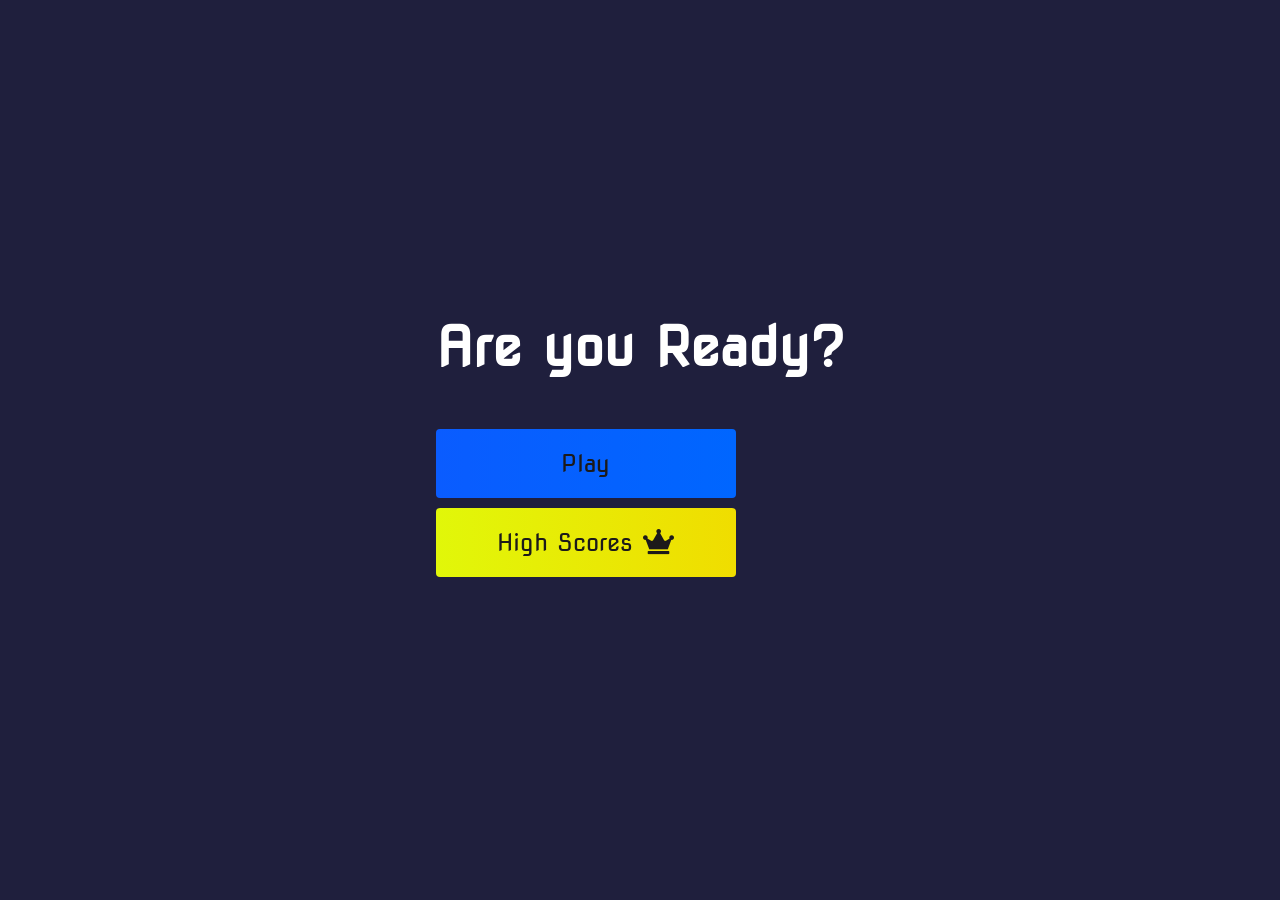
<file: index.html>
<!DOCTYPE html>
<html lang="en">
  <head>
    <meta charset="UTF-8" />
    <meta name="viewport" content="width=device-width, initial-scale=1.0" />
    <title>Home page</title>
    <link rel="stylesheet" href="style.css" />
    <link
      rel="stylesheet"
      href="https://use.fontawesome.com/releases/v5.13.1/css/all.css"
      integrity="sha384-xxzQGERXS00kBmZW/6qxqJPyxW3UR0BPsL4c8ILaIWXva5kFi7TxkIIaMiKtqV1Q"
      crossorigin="anonymous"
    />
  </head>
  <body>
    <div class="container"> 
      <div id="home" class="flex-column flex-center">
        <h1>Are you Ready?</h1>
        <a href="game.html" class="btn">Play</a>
        <a href="/highscores.html" id="highscore-btn" class="btn"
          >High Scores<i class="fas fa-crown"></i
        ></a>
      </div>
    </div>
  </body>
</html>
</file>
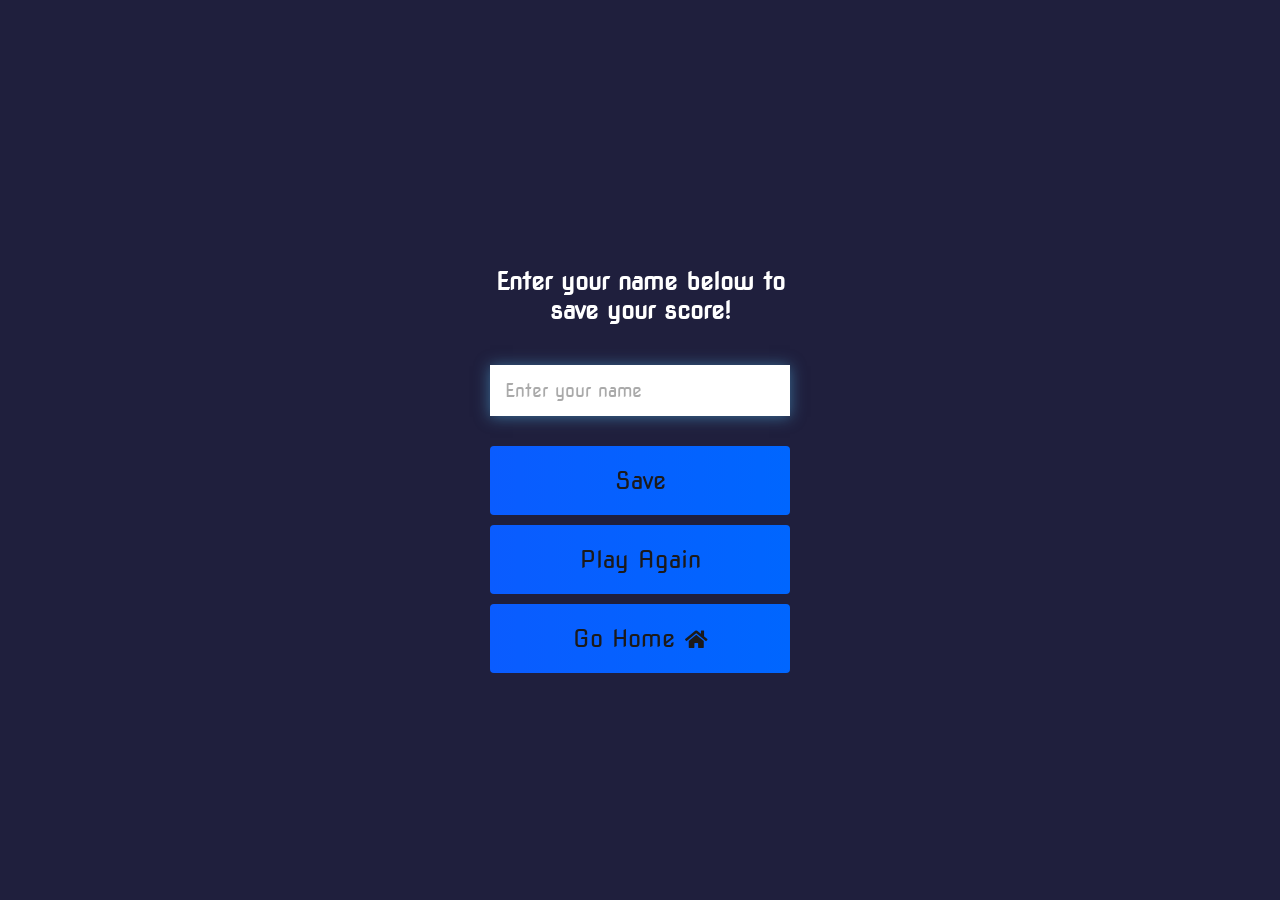
<file: end.html>
<!DOCTYPE html>
<html lang="en">
  <head>
    <meta charset="UTF-8" />
    <meta name="viewport" content="width=device-width, initial-scale=1.0" />
    <title>Document</title>
    <link rel="stylesheet" href="style.css" />
    <link
      rel="stylesheet"
      href="https://use.fontawesome.com/releases/v5.13.1/css/all.css"
      integrity="sha384-xxzQGERXS00kBmZW/6qxqJPyxW3UR0BPsL4c8ILaIWXva5kFi7TxkIIaMiKtqV1Q"
      crossorigin="anonymous"
    />
  </head>
  <body>
    <div class="container">
      <div id="end" class="flex-center flex-column">
        <h1 id="finalScore">0</h1>
        <form class="end-form-container">
          <h2 id="end-text">Enter your name below to save your score!</h2>
          <input
            type="text"
            name="name"
            id="username"
            placeholder="Enter your name"
          />
          <button
            class="btn"
            id="saveScoreBtn"
            type="submit"
            onclick="saveHighScore(event)"
            disabled
          >
            Save
          </button>
        </form>
        <a href="/game.html" class="btn">Play Again</a>
        <a href="/" class="btn">Go Home<i class="fas fa-home"></i></a>
      </div>
    </div>
    <script src="end.js"></script>
  </body>
</html>
</file>
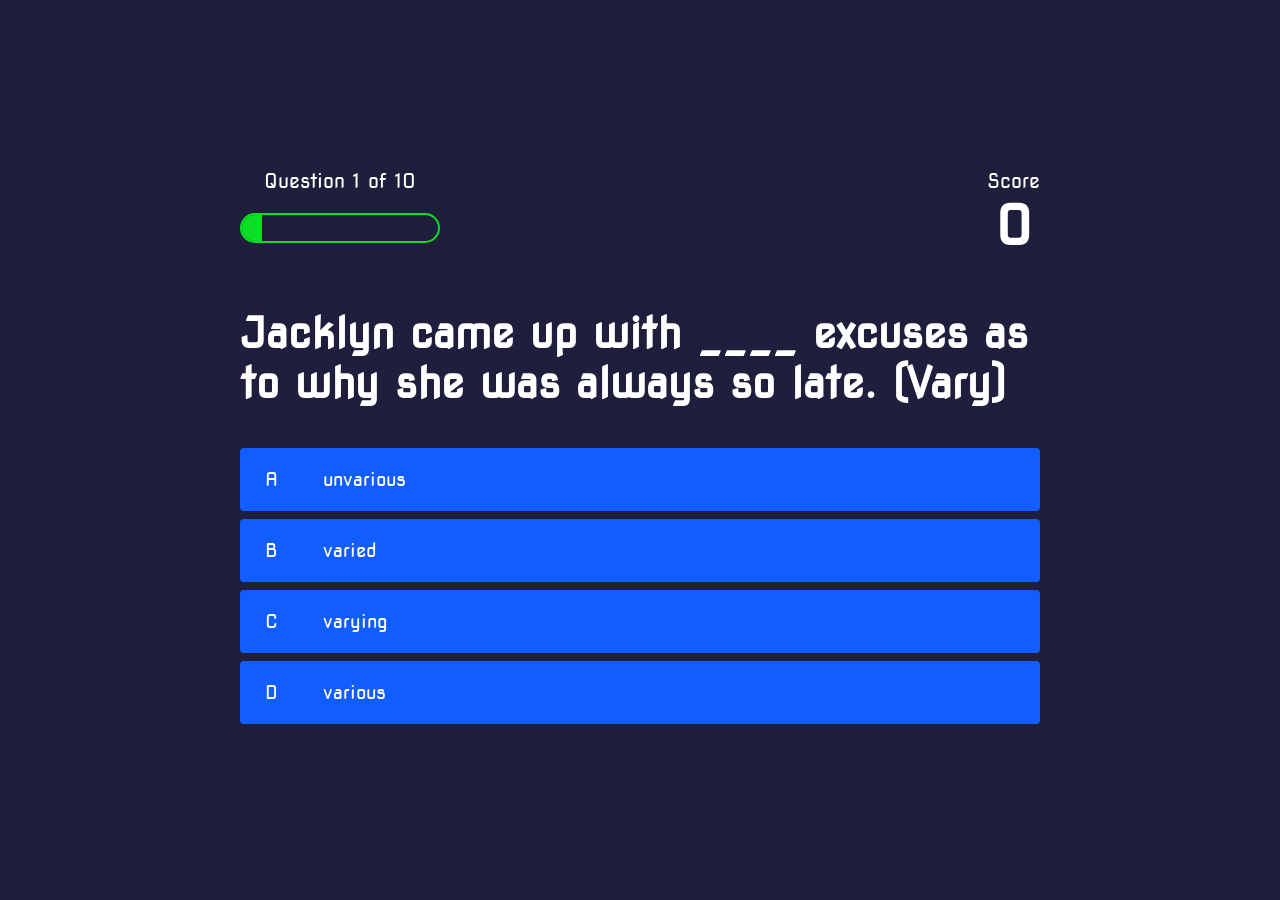
<file: game.html>
<!DOCTYPE html>
<html lang="en">
  <head>
    <meta charset="UTF-8" />
    <meta http-equiv="X-UA-Compatible" content="IE=edge" />
    <meta name="viewport" content="width=device-width, initial-scale=1.0" />
    <title>Quiz Page</title>
    <link rel="stylesheet" href="/style.css" />
    <link rel="stylesheet" href="/game.css" />
  </head>
  <body>
    <div class="container">
      <div id="game" class="justify-center flex-column">
        <div id="hud">
          <div class="hud-item">
            <p id="progressText" class="hud-prefix">Question</p>
            <div id="progressBar">
              <div id="progressBarFull"></div>
            </div>
          </div>
          <div class="hud-item">
            <p class="hud-prefix">Score</p>
            <h1 class="hud-main-text" id="score">0</h1>
          </div>
        </div>
        <h2 id="question">What is the answer to this question?</h2>
        <div class="choice-container">
          <p class="choice-prefix">A</p>
          <p class="choice-text" data-number="1">Choice</p>
        </div>
        <div class="choice-container">
          <p class="choice-prefix">B</p>
          <p class="choice-text" data-number="2">Choice 2</p>
        </div>
        <div class="choice-container">
          <p class="choice-prefix">C</p>
          <p class="choice-text" data-number="3">Choice 3</p>
        </div>
        <div class="choice-container">
          <p class="choice-prefix">D</p>
          <p class="choice-text" data-number="4">Choice 4</p>
        </div>
      </div>
    </div>
    <script src="game.js"></script>
  </body>
</html>
</file>
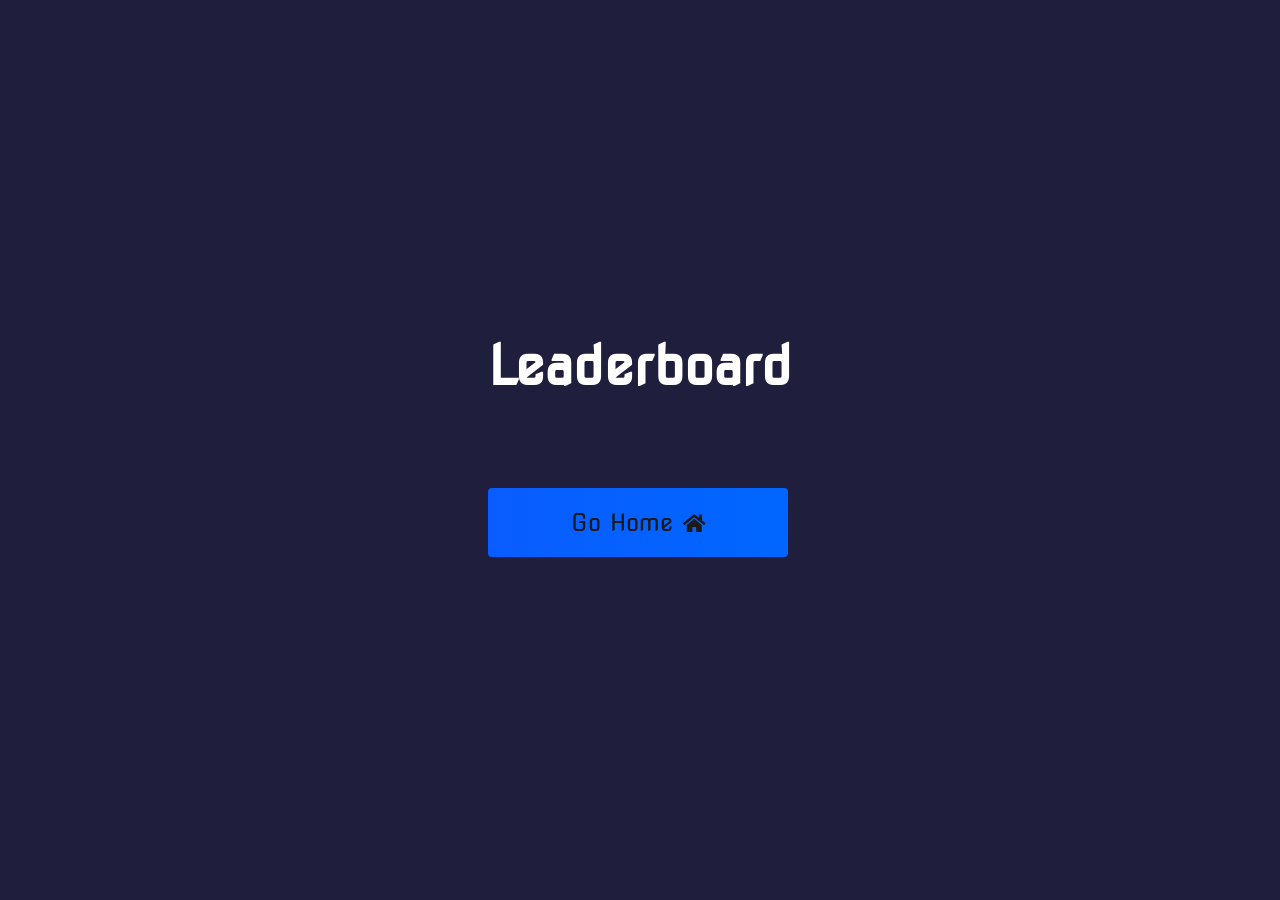
<file: highscores.html>
<!DOCTYPE html>
<html lang="en">
  <head>
    <meta charset="UTF-8" />
    <meta name="viewport" content="width=device-width, initial-scale=1.0" />
    <title>High Scores</title>
    <link rel="stylesheet" href="style.css" />
    <link rel="stylesheet" href="highscores.css" />
    <link
      rel="stylesheet"
      href="https://use.fontawesome.com/releases/v5.13.1/css/all.css"
      integrity="sha384-xxzQGERXS00kBmZW/6qxqJPyxW3UR0BPsL4c8ILaIWXva5kFi7TxkIIaMiKtqV1Q"
      crossorigin="anonymous"
    />
  </head>
  <body>
    <div class="container">
      <div id="highScores" class="flex-center flex-column">
        <h1 id="finalScore">Leaderboard</h1>
        <ul id="highScoresList"></ul>
        <a href="/" class="btn">Go Home<i class="fas fa-home"></i></a>
      </div>
    </div>
    <script src="highscores.js"></script>
  </body>
</html>
</file>
<file: style.css>
@import url("https://fonts.googleapis.com/css2?family=Nova+Square&display=swap");
:root {
  background-color: rgb(31, 31, 61);
}

* {
  box-sizing: border-box;
  margin: 0;
  padding: 0;
  font-size: 62.5%;
  font-family: "Nova Square", cursive;
}
h1 {
  font-size: 5.4rem;
  color: white;
  margin-bottom: 5rem;
}
h2 {
  font-size: 4.2rem;
  margin-bottom: 4rem;
}

.container {
  width: 100vw;
  height: 100vh;
  display: flex;
  justify-content: center;
  align-items: center;
  max-width: 80rem;
  margin: 0 auto;
  padding: 2rem;
}
.flex-column {
  display: flex;
  flex-direction: column;
}

.flex-center {
  justify-content: center;
}

.justify-center {
  justify-content: center;
}

.text-center {
  text-align: center;
}

.hidden {
  display: none;
}

.btn {
  font-size: 2.4rem;
  padding: 2rem 0;
  width: 30rem;
  text-align: center;
  margin-bottom: 1rem;
  text-decoration: none;
  color: rgb(28, 26, 26);
  background: linear-gradient(
    90deg,
    rgb(10, 92, 255) 0%,
    rgb(0, 102, 255) 100%
  );
  border-radius: 4px;
}

.btn:hover {
  cursor: pointer;
  box-shadow: 0 0.4rem 1.4rem 0 rgba(8, 114, 244, 0.6);
  transition: transform 150ms;
  transform: scale(1.03);
}

.btn[disabled]:hover {
  cursor: not-allowed;
  box-shadow: none;
  transform: none;
}

#highscore-btn {
  background: linear-gradient(
    90deg,
    rgb(225, 247, 9) 0%,
    rgb(240, 221, 0) 100%
  );
}

#highscore-btn:hover {
  box-shadow: 0 0.4rem 1.4rem 0 rgba(255, 255, 0, 0.5);
}

.fa-crown {
  font-size: 2.5rem;
  margin-left: 1rem;
}

/* End page CSS */
.end-form-container {
  width: 100%;
  display: flex;
  flex-direction: column;
  align-items: center;
  max-width: 30rem;
}

input {
  margin-bottom: 1rem;
  width: 20rem;
  padding: 1.5rem;
  font-size: 1.8rem;
  border: none;
  box-shadow: 0 0.1rem 1.4rem 0 rgb(86, 185, 235, 0.5);
}

input::placeholder {
  color: #aaa;
}

#username {
  margin-bottom: 3rem;
  width: 100%;
  outline: none;
}

#end-text {
  font-size: 2.4rem;
  color: #fff;
  text-align: center;
}

#saveScoreBtn {
  border: none;
}

.fa-home {
  margin-left: 1rem;
  font-size: 2rem;
  color: rgb(28, 26, 26);
}
</file>
<file: game.css>
body {
  color: #fff;
}

.choice-container {
  display: flex;
  margin-bottom: 0.8rem;
  width: 100%;
  border-radius: 4px;
  background: rgb(18, 93, 255);
  font-size: 3rem;
  min-width: 80rem;
}

.choice-container:hover {
  cursor: pointer;
  box-shadow: 0 0.4rem 1.4rem 0 rgba(6, 103, 247, 0.5);
  transform: scale(1.02);
  transform: transform 100ms;
}

.choice-prefix {
  padding: 2rem 2.5rem;
  color: white;
}

.choice-text {
  padding: 2rem;
  width: 100%;
}

.correct {
  background: linear-gradient(
    32deg,
    rgba(11, 223, 36) 0%,
    rgb(41, 232, 111) 100%
  );
}

.incorrect {
  background: linear-gradient(
    32deg,
    rgba(230, 29, 29, 1) 0%,
    rgb(224, 11, 11, 1) 100%
  );
}

/* Heads up Display */
#hud {
  display: flex;
  justify-content: space-between;
}

.hud-prefix {
  text-align: center;
  font-size: 2rem;
}

.hud-main-text {
  text-align: center;
}

#progressBar {
  width: 20rem;
  height: 3rem;
  border: 0.2rem solid rgb(11, 223, 36);
  margin-top: 2rem;
  border-radius: 50px;
  overflow: hidden;
}

#progressBarFull {
  height: 100%;
  background: rgb(11, 223, 36);
  width: 0%;
}

@media screen and (max-width: 768px) {
  .choice-container {
    min-width: 40rem;
  }
}
</file>
<file: highscores.css>
body {
  color: #fff;
}

#highScoresList {
  list-style: none;
  margin-bottom: 4rem;
}

.high-score {
  font-size: 2.8rem;
  margin-bottom: 0.5rem;
}
</file>
